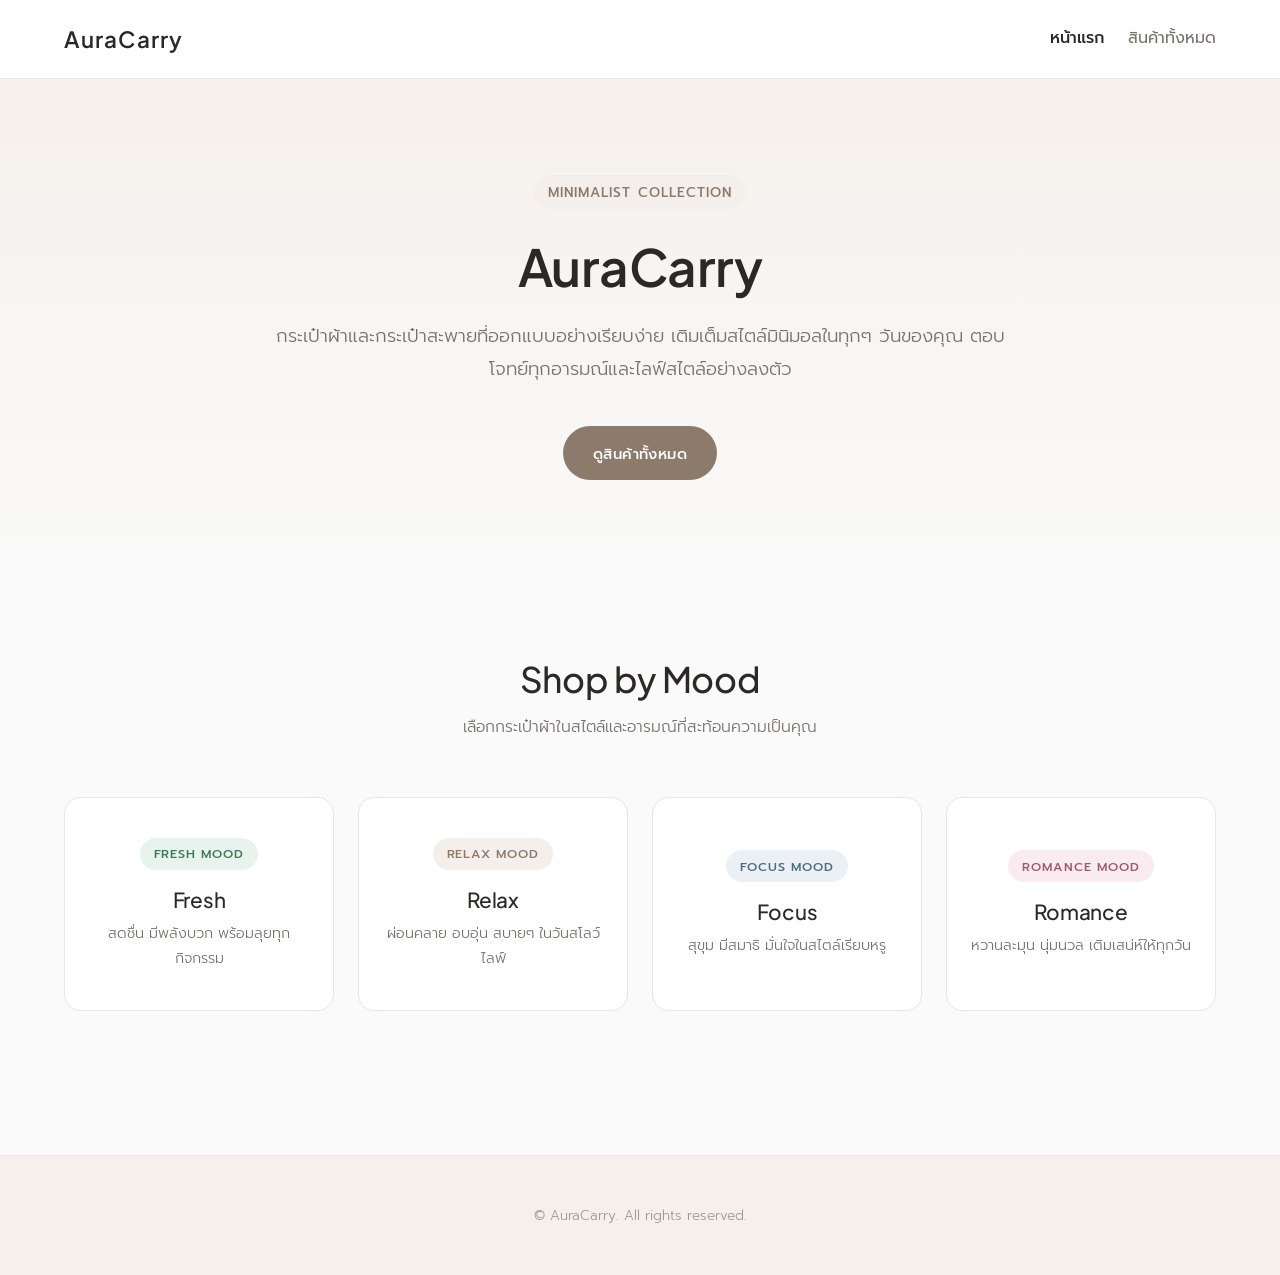
<file: index.html>
<!DOCTYPE html>
<html lang="th">
<head>
  <meta charset="UTF-8">
  <meta name="viewport" content="width=device-width, initial-scale=1.0">
  <title>AuraCarry | Minimalist Everyday Bags</title>
  <link rel="stylesheet" href="style.css">
</head>
<body>

  <!-- Navigation -->
  <nav style="background-color: var(--bg-card); border-bottom: 1px solid var(--border-light); padding: 1.25rem 0; position: sticky; top: 0; z-index: 100;">
    <div class="container" style="display: flex; justify-content: space-between; align-items: center;">
      <a href="index.html" style="font-family: var(--font-heading); font-size: 1.4rem; font-weight: 600; letter-spacing: 0.05em; color: var(--text-main);">AuraCarry</a>
      <div style="display: flex; gap: 1.5rem; align-items: center;">
        <a href="index.html" style="font-weight: 500;">หน้าแรก</a>
        <a href="product.html" style="color: var(--text-muted);">สินค้าทั้งหมด</a>
      </div>
    </div>
  </nav>

  <!-- Hero Section -->
  <section class="section-padding" style="background: linear-gradient(180deg, var(--bg-secondary) 0%, var(--bg-main) 100%); text-align: center; padding: 6rem 1rem;">
    <div class="container" style="max-width: 800px;">
      <span class="tag tag-relax" style="margin-bottom: 1.5rem; font-size: 0.85rem;">Minimalist Collection</span>
      <h1 style="margin-bottom: 1.25rem;">AuraCarry</h1>
      <p style="font-size: 1.15rem; color: var(--text-muted); margin-bottom: 2.5rem; line-height: 1.8;">
        กระเป๋าผ้าและกระเป๋าสะพายที่ออกแบบอย่างเรียบง่าย เติมเต็มสไตล์มินิมอลในทุกๆ วันของคุณ ตอบโจทย์ทุกอารมณ์และไลฟ์สไตล์อย่างลงตัว
      </p>
      <div style="display: flex; gap: 1rem; justify-content: center; flex-wrap: wrap;">
        <a href="product.html" class="btn btn-primary">ดูสินค้าทั้งหมด</a>
      </div>
    </div>
  </section>

  <!-- Mood Section -->
  <section class="section-padding">
    <div class="container">
      <div style="text-align: center; margin-bottom: 3.5rem;">
        <h2 style="margin-bottom: 0.75rem;">Shop by Mood</h2>
        <p>เลือกกระเป๋าผ้าในสไตล์และอารมณ์ที่สะท้อนความเป็นคุณ</p>
      </div>

      <div style="display: grid; grid-template-columns: repeat(auto-fit, minmax(240px, 1fr)); gap: 1.5rem;">
        
        <!-- Mood: Fresh -->
        <a href="product.html?mood=fresh" class="product-card" style="padding: 2.5rem 1.5rem; text-align: center; text-decoration: none; align-items: center; justify-content: center;">
          <span class="tag tag-fresh" style="margin-bottom: 1rem;">Fresh Mood</span>
          <h3 style="font-size: 1.3rem; margin-bottom: 0.5rem;">Fresh</h3>
          <p style="font-size: 0.9rem;">สดชื่น มีพลังบวก พร้อมลุยทุกกิจกรรม</p>
        </a>

        <!-- Mood: Relax -->
        <a href="product.html?mood=relax" class="product-card" style="padding: 2.5rem 1.5rem; text-align: center; text-decoration: none; align-items: center; justify-content: center;">
          <span class="tag tag-relax" style="margin-bottom: 1rem;">Relax Mood</span>
          <h3 style="font-size: 1.3rem; margin-bottom: 0.5rem;">Relax</h3>
          <p style="font-size: 0.9rem;">ผ่อนคลาย อบอุ่น สบายๆ ในวันสโลว์ไลฟ์</p>
        </a>

        <!-- Mood: Focus -->
        <a href="product.html?mood=focus" class="product-card" style="padding: 2.5rem 1.5rem; text-align: center; text-decoration: none; align-items: center; justify-content: center;">
          <span class="tag tag-focus" style="margin-bottom: 1rem;">Focus Mood</span>
          <h3 style="font-size: 1.3rem; margin-bottom: 0.5rem;">Focus</h3>
          <p style="font-size: 0.9rem;">สุขุม มีสมาธิ มั่นใจในสไตล์เรียบหรู</p>
        </a>

        <!-- Mood: Romance -->
        <a href="product.html?mood=romance" class="product-card" style="padding: 2.5rem 1.5rem; text-align: center; text-decoration: none; align-items: center; justify-content: center;">
          <span class="tag tag-romance" style="margin-bottom: 1rem;">Romance Mood</span>
          <h3 style="font-size: 1.3rem; margin-bottom: 0.5rem;">Romance</h3>
          <p style="font-size: 0.9rem;">หวานละมุน นุ่มนวล เติมเสน่ห์ให้ทุกวัน</p>
        </a>

      </div>
    </div>
  </section>

  <!-- Footer -->
  <footer style="background-color: var(--bg-secondary); border-top: 1px solid var(--border-light); padding: 3rem 0; text-align: center; margin-top: 4rem;">
    <div class="container">
      <p style="color: var(--text-light); font-size: 0.85rem;">&copy; AuraCarry. All rights reserved.</p>
    </div>
  </footer>

  <script src="script.js"></script>
</body>
</html>
</file>
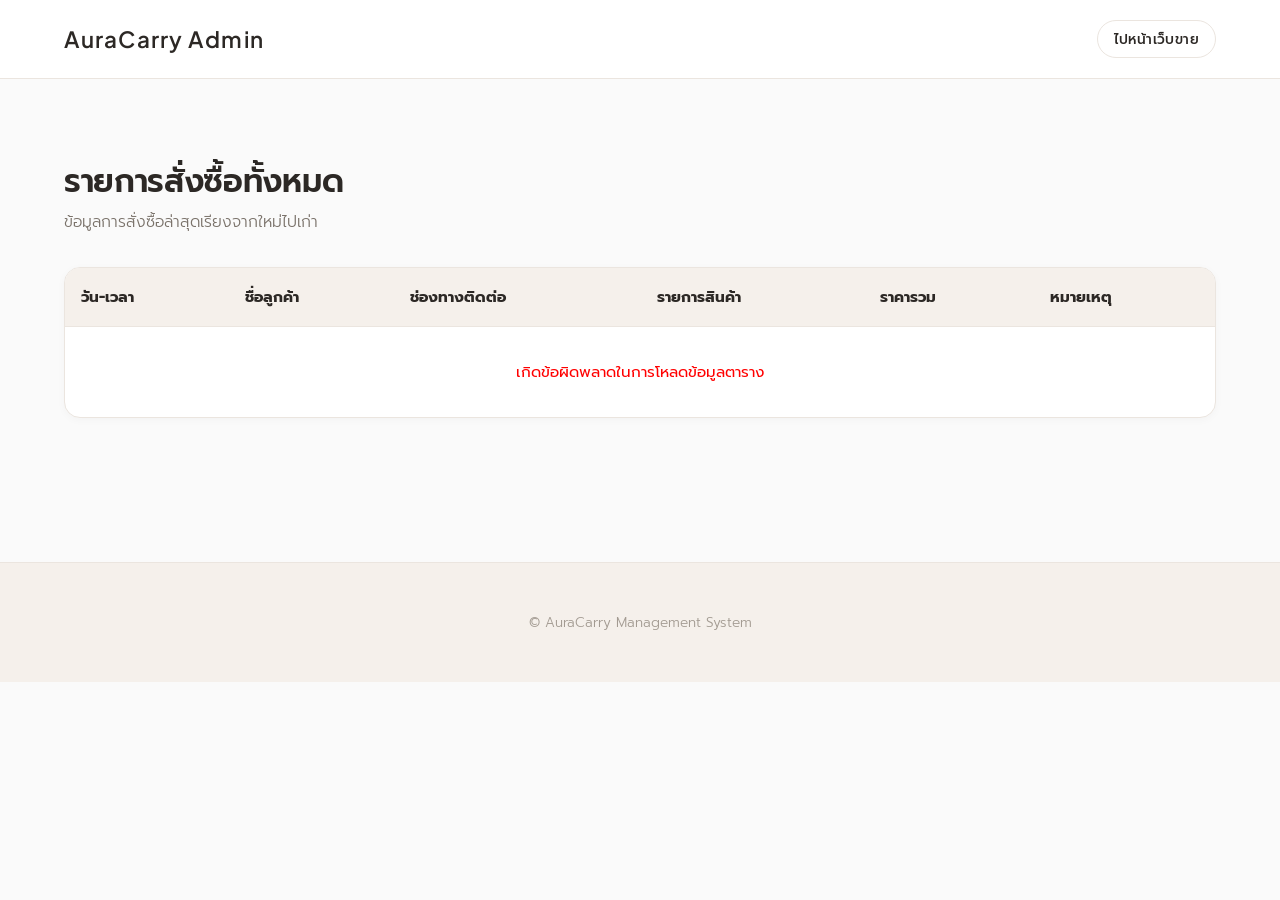
<file: admin.html>
<!DOCTYPE html>
<html lang="th">
<head>
  <meta charset="UTF-8">
  <meta name="viewport" content="width=device-width, initial-scale=1.0">
  <title>Admin Dashboard | AuraCarry</title>
  <link rel="stylesheet" href="style.css">
</head>
<body>

  <!-- Navigation -->
  <nav style="background-color: var(--bg-card); border-bottom: 1px solid var(--border-light); padding: 1.25rem 0;">
    <div class="container" style="display: flex; justify-content: space-between; align-items: center;">
      <a href="index.html" style="font-family: var(--font-heading); font-size: 1.4rem; font-weight: 600; letter-spacing: 0.05em; color: var(--text-main);">AuraCarry Admin</a>
      <a href="index.html" class="btn btn-outline" style="padding: 0.4rem 1rem; font-size: 0.85rem;">ไปหน้าเว็บขาย</a>
    </div>
  </nav>

  <!-- Admin Dashboard Section -->
  <section class="section-padding">
    <div class="container">
      <div style="margin-bottom: 2rem; display: flex; justify-content: space-between; align-items: center; flex-wrap: wrap; gap: 1rem;">
        <div>
          <h1 style="font-size: 2rem; margin-bottom: 0.5rem;">รายการสั่งซื้อทั้งหมด</h1>
          <p>ข้อมูลการสั่งซื้อล่าสุดเรียงจากใหม่ไปเก่า</p>
        </div>
      </div>

      <!-- Orders Table Container -->
      <div style="background-color: var(--bg-card); border: 1px solid var(--border-light); border-radius: var(--radius-md); overflow-x: auto; box-shadow: var(--shadow-sm);">
        <table id="ordersTable" style="width: 100%; border-collapse: collapse; text-align: left; font-size: 0.95rem;">
          <thead>
            <tr style="background-color: var(--bg-secondary); border-bottom: 1px solid var(--border-light); color: var(--text-main); font-weight: 500;">
              <th style="padding: 1rem;">วัน-เวลา</th>
              <th style="padding: 1rem;">ชื่อลูกค้า</th>
              <th style="padding: 1rem;">ช่องทางติดต่อ</th>
              <th style="padding: 1rem;">รายการสินค้า</th>
              <th style="padding: 1rem;">ราคารวม</th>
              <th style="padding: 1rem;">หมายเหตุ</th>
            </tr>
          </thead>
          <tbody>
            <!-- script.js will render rows here -->
          </tbody>
        </table>
      </div>
    </div>
  </section>

  <!-- Footer -->
  <footer style="background-color: var(--bg-secondary); border-top: 1px solid var(--border-light); padding: 3rem 0; text-align: center; margin-top: 4rem;">
    <div class="container">
      <p style="color: var(--text-light); font-size: 0.85rem;">&copy; AuraCarry Management System</p>
    </div>
  </footer>

  <script src="script.js"></script>
</body>
</html>
</file>
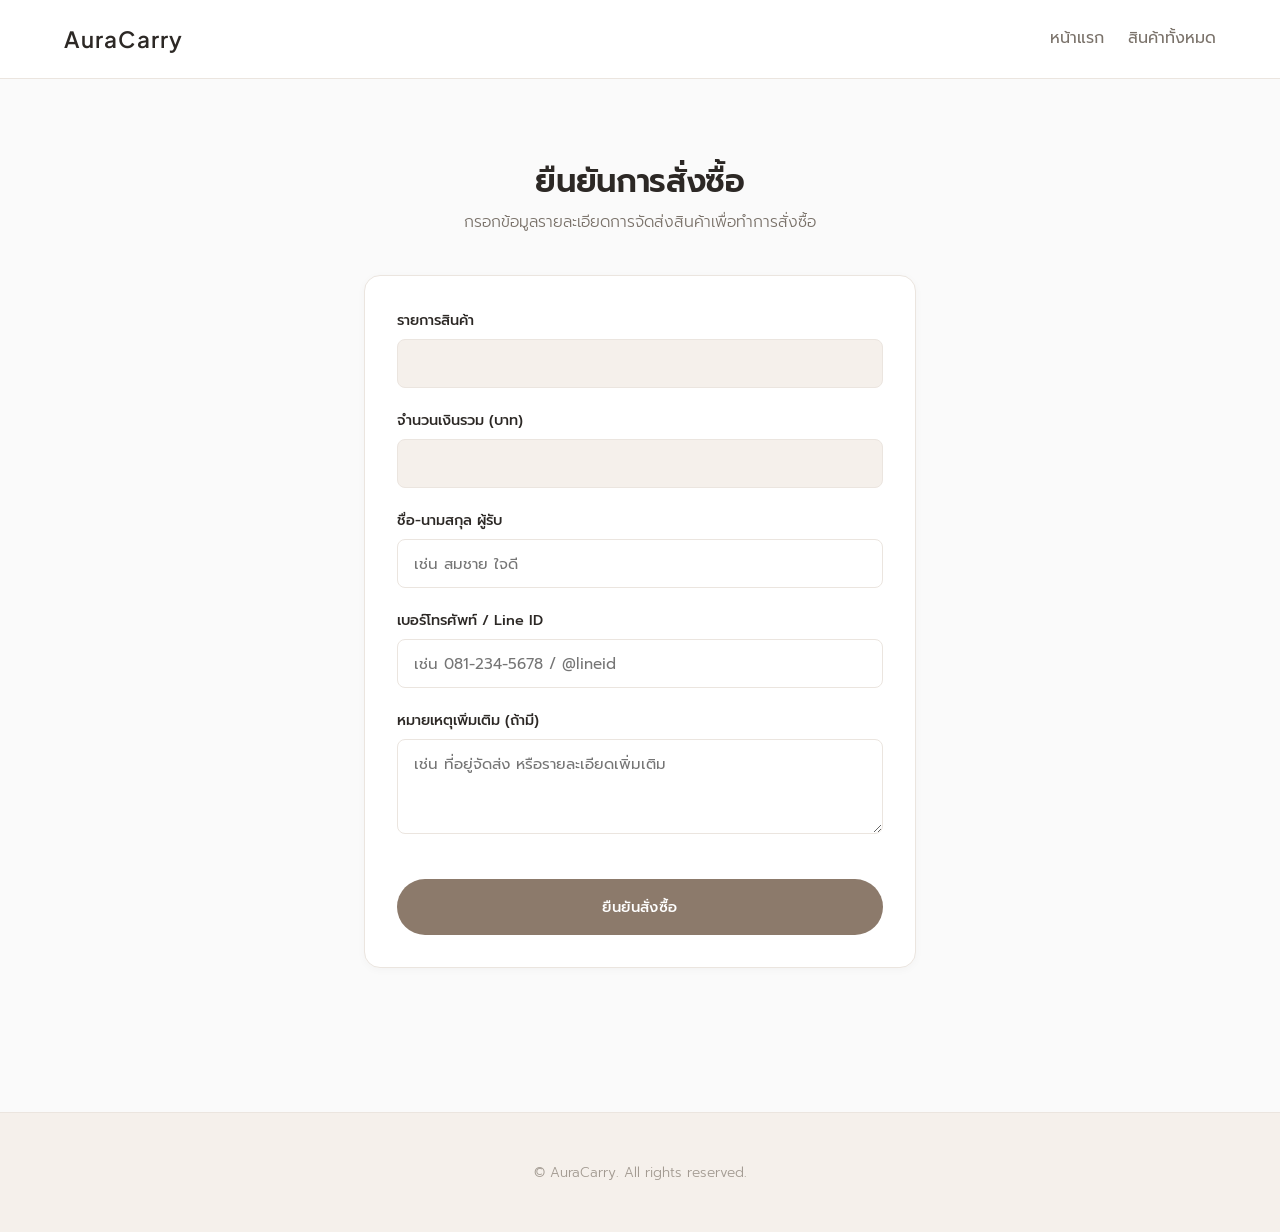
<file: order.html>
<!DOCTYPE html>
<html lang="th">
<head>
  <meta charset="UTF-8">
  <meta name="viewport" content="width=device-width, initial-scale=1.0">
  <title>สั่งซื้อสินค้า | AuraCarry</title>
  <link rel="stylesheet" href="style.css">
</head>
<body>

  <!-- Navigation -->
  <nav style="background-color: var(--bg-card); border-bottom: 1px solid var(--border-light); padding: 1.25rem 0; position: sticky; top: 0; z-index: 100;">
    <div class="container" style="display: flex; justify-content: space-between; align-items: center;">
      <a href="index.html" style="font-family: var(--font-heading); font-size: 1.4rem; font-weight: 600; letter-spacing: 0.05em; color: var(--text-main);">AuraCarry</a>
      <div style="display: flex; gap: 1.5rem; align-items: center;">
        <a href="index.html" style="color: var(--text-muted);">หน้าแรก</a>
        <a href="product.html" style="color: var(--text-muted);">สินค้าทั้งหมด</a>
      </div>
    </div>
  </nav>

  <!-- Order Section -->
  <section class="section-padding">
    <div class="container" style="max-width: 600px;">
      <div style="text-align: center; margin-bottom: 2.5rem;">
        <h1 style="margin-bottom: 0.5rem; font-size: 2rem;">ยืนยันการสั่งซื้อ</h1>
        <p>กรอกข้อมูลรายละเอียดการจัดส่งสินค้าเพื่อทำการสั่งซื้อ</p>
      </div>

      <div style="background-color: var(--bg-card); border: 1px solid var(--border-light); border-radius: var(--radius-md); padding: 2rem; box-shadow: var(--shadow-sm);">
        <form id="orderForm" style="display: flex; flex-direction: column; gap: 1.25rem;">
          
          <div>
            <label for="items" style="display: block; font-weight: 500; margin-bottom: 0.4rem; font-size: 0.9rem;">รายการสินค้า</label>
            <input type="text" id="items" required style="width: 100%; padding: 0.75rem 1rem; border: 1px solid var(--border-light); border-radius: var(--radius-sm); font-family: inherit; font-size: 0.95rem; background-color: var(--bg-secondary);">
          </div>

          <div>
            <label for="total" style="display: block; font-weight: 500; margin-bottom: 0.4rem; font-size: 0.9rem;">จำนวนเงินรวม (บาท)</label>
            <input type="text" id="total" required style="width: 100%; padding: 0.75rem 1rem; border: 1px solid var(--border-light); border-radius: var(--radius-sm); font-family: inherit; font-size: 0.95rem; background-color: var(--bg-secondary);">
          </div>

          <div>
            <label for="customerName" style="display: block; font-weight: 500; margin-bottom: 0.4rem; font-size: 0.9rem;">ชื่อ-นามสกุล ผู้รับ</label>
            <input type="text" id="customerName" placeholder="เช่น สมชาย ใจดี" required style="width: 100%; padding: 0.75rem 1rem; border: 1px solid var(--border-light); border-radius: var(--radius-sm); font-family: inherit; font-size: 0.95rem;">
          </div>

          <div>
            <label for="contact" style="display: block; font-weight: 500; margin-bottom: 0.4rem; font-size: 0.9rem;">เบอร์โทรศัพท์ / Line ID</label>
            <input type="text" id="contact" placeholder="เช่น 081-234-5678 / @lineid" required style="width: 100%; padding: 0.75rem 1rem; border: 1px solid var(--border-light); border-radius: var(--radius-sm); font-family: inherit; font-size: 0.95rem;">
          </div>

          <div>
            <label for="note" style="display: block; font-weight: 500; margin-bottom: 0.4rem; font-size: 0.9rem;">หมายเหตุเพิ่มเติม (ถ้ามี)</label>
            <textarea id="note" rows="3" placeholder="เช่น ที่อยู่จัดส่ง หรือรายละเอียดเพิ่มเติม" style="width: 100%; padding: 0.75rem 1rem; border: 1px solid var(--border-light); border-radius: var(--radius-sm); font-family: inherit; font-size: 0.95rem; resize: vertical;"></textarea>
          </div>

          <button type="submit" class="btn btn-primary" style="margin-top: 1rem; width: 100%; padding: 1rem;">ยืนยันสั่งซื้อ</button>
        </form>
      </div>
    </div>
  </section>

  <!-- Footer -->
  <footer style="background-color: var(--bg-secondary); border-top: 1px solid var(--border-light); padding: 3rem 0; text-align: center; margin-top: 4rem;">
    <div class="container">
      <p style="color: var(--text-light); font-size: 0.85rem;">&copy; AuraCarry. All rights reserved.</p>
    </div>
  </footer>

  <script src="script.js"></script>
</body>
</html>
</file>
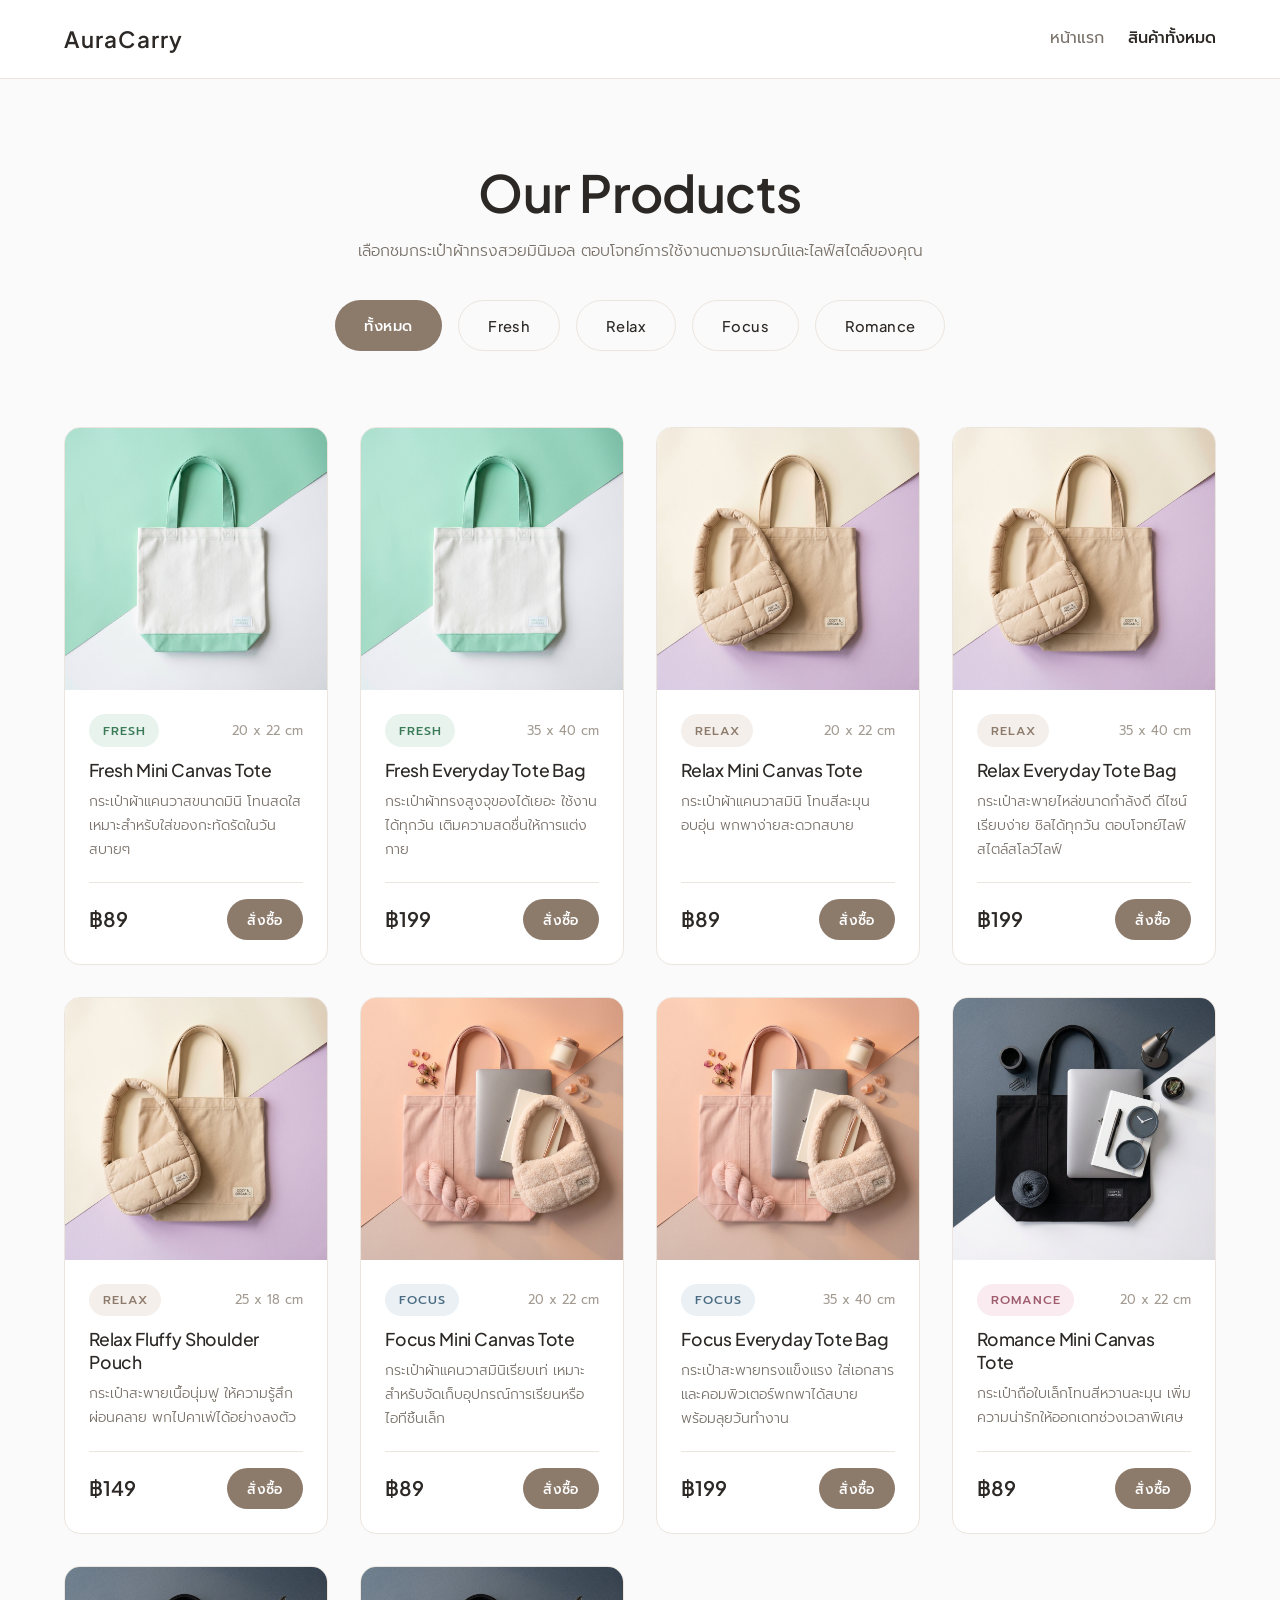
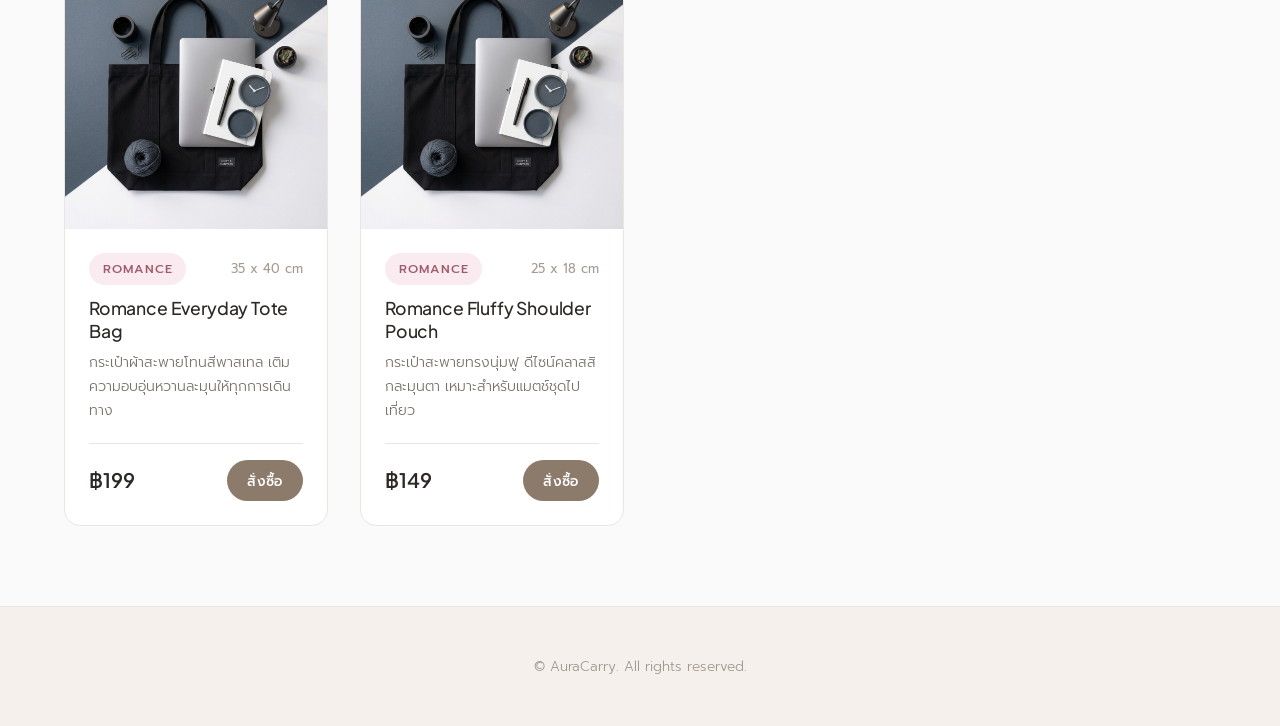
<file: product.html>
<!DOCTYPE html>
<html lang="th">
<head>
  <meta charset="UTF-8">
  <meta name="viewport" content="width=device-width, initial-scale=1.0">
  <title>สินค้าทั้งหมด | AuraCarry</title>
  <link rel="stylesheet" href="style.css">
</head>
<body>

  <!-- Navigation -->
  <nav style="background-color: var(--bg-card); border-bottom: 1px solid var(--border-light); padding: 1.25rem 0; position: sticky; top: 0; z-index: 100;">
    <div class="container" style="display: flex; justify-content: space-between; align-items: center;">
      <a href="index.html" style="font-family: var(--font-heading); font-size: 1.4rem; font-weight: 600; letter-spacing: 0.05em; color: var(--text-main);">AuraCarry</a>
      <div style="display: flex; gap: 1.5rem; align-items: center;">
        <a href="index.html" style="color: var(--text-muted);">หน้าแรก</a>
        <a href="product.html" style="font-weight: 500;">สินค้าทั้งหมด</a>
      </div>
    </div>
  </nav>

  <!-- Header Section -->
  <section class="section-padding" style="padding-bottom: 2rem;">
    <div class="container" style="text-align: center;">
      <h1 style="margin-bottom: 0.75rem;">Our Products</h1>
      <p style="max-width: 600px; margin: 0 auto 2rem;">เลือกชมกระเป๋าผ้าทรงสวยมินิมอล ตอบโจทย์การใช้งานตามอารมณ์และไลฟ์สไตล์ของคุณ</p>
      
      <!-- Filter Bar Element -->
      <div id="filter-bar" style="display: flex; justify-content: center; flex-wrap: wrap; gap: 0.5rem; margin-top: 1.5rem;"></div>
    </div>
  </section>

  <!-- Products Grid Section -->
  <section style="padding-bottom: 5rem;">
    <div class="container">
      <!-- Product List Element (script.js renders here) -->
      <div id="product-list" class="products-grid"></div>
    </div>
  </section>

  <!-- Footer -->
  <footer style="background-color: var(--bg-secondary); border-top: 1px solid var(--border-light); padding: 3rem 0; text-align: center;">
    <div class="container">
      <p style="color: var(--text-light); font-size: 0.85rem;">&copy; AuraCarry. All rights reserved.</p>
    </div>
  </footer>

  <script src="script.js"></script>
</body>
</html>
</file>
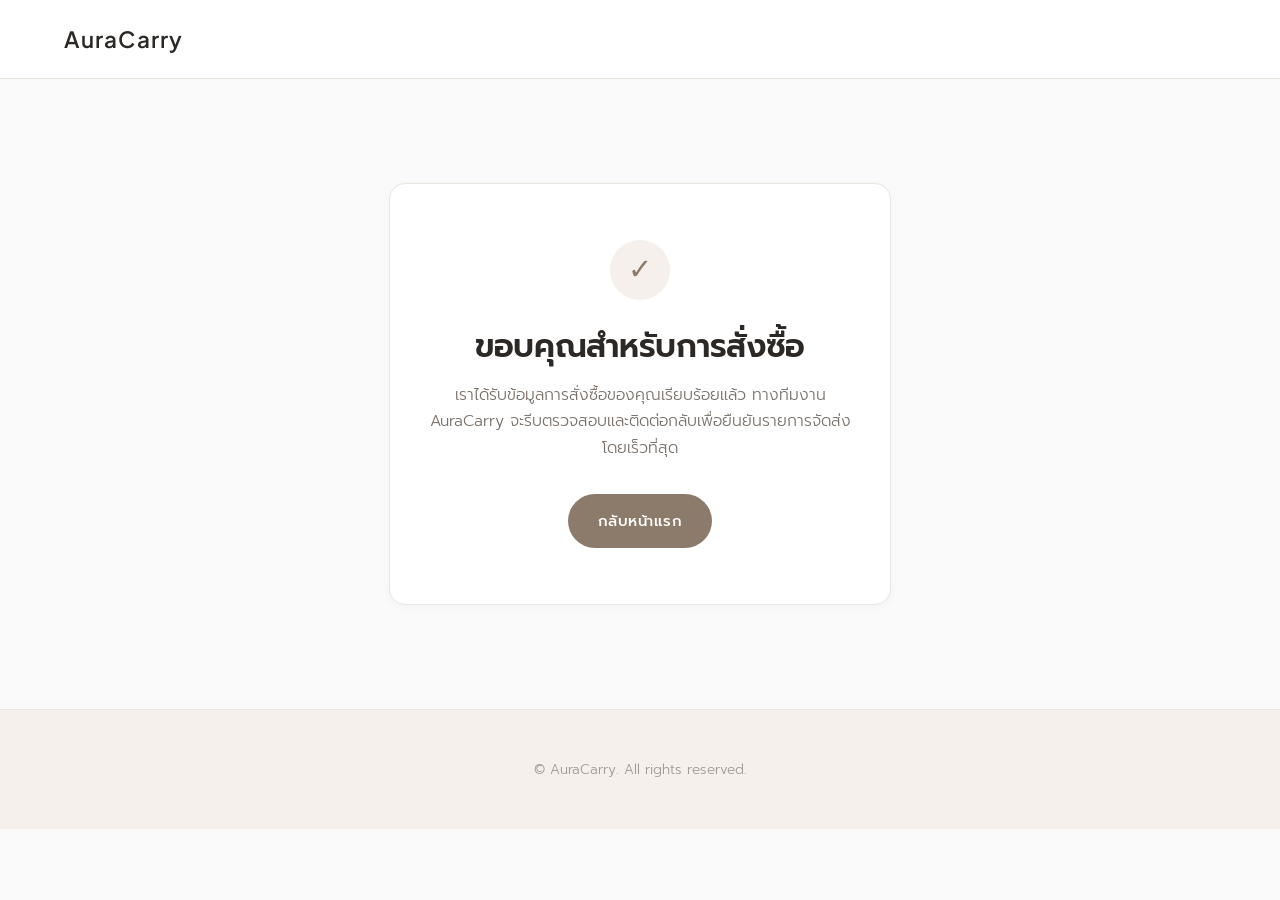
<file: thankyou.html>
<!DOCTYPE html>
<html lang="th">
<head>
  <meta charset="UTF-8">
  <meta name="viewport" content="width=device-width, initial-scale=1.0">
  <title>ขอบคุณสำหรับการสั่งซื้อ | AuraCarry</title>
  <link rel="stylesheet" href="style.css">
</head>
<body>

  <!-- Navigation -->
  <nav style="background-color: var(--bg-card); border-bottom: 1px solid var(--border-light); padding: 1.25rem 0;">
    <div class="container" style="display: flex; justify-content: space-between; align-items: center;">
      <a href="index.html" style="font-family: var(--font-heading); font-size: 1.4rem; font-weight: 600; letter-spacing: 0.05em; color: var(--text-main);">AuraCarry</a>
    </div>
  </nav>

  <!-- Thank You Content -->
  <section class="section-padding" style="min-height: 70vh; display: flex; align-items: center; justify-content: center; text-align: center;">
    <div class="container" style="max-width: 550px;">
      <div style="background-color: var(--bg-card); border: 1px solid var(--border-light); border-radius: var(--radius-md); padding: 3.5rem 2rem; box-shadow: var(--shadow-sm);">
        <div style="width: 60px; height: 60px; background-color: var(--bg-secondary); color: var(--color-primary); border-radius: 50%; display: flex; align-items: center; justify-content: center; margin: 0 auto 1.5rem; font-size: 1.8rem;">✓</div>
        <h1 style="font-size: 2rem; margin-bottom: 1rem;">ขอบคุณสำหรับการสั่งซื้อ</h1>
        <p style="margin-bottom: 2rem; color: var(--text-muted); line-height: 1.7;">
          เราได้รับข้อมูลการสั่งซื้อของคุณเรียบร้อยแล้ว ทางทีมงาน AuraCarry จะรีบตรวจสอบและติดต่อกลับเพื่อยืนยันรายการจัดส่งโดยเร็วที่สุด
        </p>
        <a href="index.html" class="btn btn-primary">กลับหน้าแรก</a>
      </div>
    </div>
  </section>

  <!-- Footer -->
  <footer style="background-color: var(--bg-secondary); border-top: 1px solid var(--border-light); padding: 3rem 0; text-align: center;">
    <div class="container">
      <p style="color: var(--text-light); font-size: 0.85rem;">&copy; AuraCarry. All rights reserved.</p>
    </div>
  </footer>

  <script src="script.js"></script>
</body>
</html>
</file>
<file: style.css>
/* ==========================================================================
   AuraCarry - Premium Minimalist Stylesheet
   Color Palette: White, Cream, Warm Beige, Muted Gold/Earth Tone Accents
   ========================================================================== */

@import url('https://fonts.googleapis.com/css2?family=Plus+Jakarta+Sans:wght@300;400;500;600&family=Prompt:wght@300;400;500;600&display=swap');

:root {
  /* Color Palette */
  --bg-main: #FAFAFAF8;
  --bg-secondary: #F5F0EB;
  --bg-card: #FFFFFF;
  --bg-accent-subtle: #EFE8E0;
  
  --text-main: #2C2825;
  --text-muted: #7A726A;
  --text-light: #A39B92;
  
  --color-primary: #8C7A6B; /* Warm Deep Beige / Taupe */
  --color-primary-hover: #736254;
  --color-accent: #C5A880; /* Soft Gold Accent */
  
  --border-light: #EBE5DF;
  --border-focus: #C5A880;

  /* Typography */
  --font-heading: 'Plus Jakarta Sans', 'Prompt', sans-serif;
  --font-body: 'Prompt', 'Plus Jakarta Sans', sans-serif;

  /* Elevation / Shadows */
  --shadow-sm: 0 2px 8px rgba(44, 40, 37, 0.03);
  --shadow-md: 0 8px 24px rgba(44, 40, 37, 0.06);
  --shadow-hover: 0 12px 32px rgba(44, 40, 37, 0.09);

  /* Spacing */
  --radius-sm: 8px;
  --radius-md: 16px;
  --radius-lg: 24px;
  --radius-pill: 999px;
  
  --transition-fast: 0.2s ease;
  --transition-smooth: 0.35s cubic-bezier(0.16, 1, 0.3, 1);
}

/* Reset & Base Styles */
*, *::before, *::after {
  box-sizing: border-box;
  margin: 0;
  padding: 0;
}

html {
  scroll-behavior: smooth;
  font-size: 16px;
}

body {
  font-family: var(--font-body);
  background-color: var(--bg-main);
  color: var(--text-main);
  line-height: 1.7;
  -webkit-font-smoothing: antialiased;
  -moz-osx-font-smoothing: grayscale;
}

/* Typography */
h1, h2, h3, h4, h5, h6 {
  font-family: var(--font-heading);
  font-weight: 500;
  color: var(--text-main);
  line-height: 1.3;
  letter-spacing: -0.01em;
}

h1 { font-size: clamp(2rem, 4vw, 3.2rem); font-weight: 600; }
h2 { font-size: clamp(1.5rem, 3vw, 2.2rem); }
h3 { font-size: clamp(1.2rem, 2vw, 1.5rem); }

p {
  color: var(--text-muted);
  font-size: 0.98rem;
  font-weight: 300;
}

a {
  color: inherit;
  text-decoration: none;
  transition: color var(--transition-fast);
}

img {
  max-width: 100%;
  height: auto;
  display: block;
}

/* Container & Layout Helpers */
.container {
  width: 100%;
  max-width: 1200px;
  margin: 0 auto;
  padding: 0 1.5rem;
}

.section-padding {
  padding: 5rem 0;
}

/* Buttons */
.btn {
  display: inline-flex;
  align-items: center;
  justify-content: center;
  padding: 0.85rem 1.8rem;
  font-family: var(--font-heading);
  font-size: 0.92rem;
  font-weight: 500;
  letter-spacing: 0.03em;
  border-radius: var(--radius-pill);
  border: 1px solid transparent;
  cursor: pointer;
  transition: all var(--transition-smooth);
}

.btn-primary {
  background-color: var(--color-primary);
  color: #FFFFFF;
}

.btn-primary:hover {
  background-color: var(--color-primary-hover);
  transform: translateY(-2px);
  box-shadow: var(--shadow-md);
}

.btn-outline {
  background-color: transparent;
  border-color: var(--border-light);
  color: var(--text-main);
}

.btn-outline:hover {
  border-color: var(--color-primary);
  background-color: var(--bg-secondary);
}

/* Badge / Tags */
.tag {
  display: inline-block;
  padding: 0.35rem 0.85rem;
  font-size: 0.78rem;
  text-transform: uppercase;
  letter-spacing: 0.08em;
  border-radius: var(--radius-pill);
  background-color: var(--bg-secondary);
  color: var(--color-primary);
  font-weight: 500;
}

/* Mood Specific Tag Accents */
.tag-fresh { background-color: #E8F3EE; color: #3B7A57; }
.tag-relax { background-color: #F5EFEB; color: #8C7A6B; }
.tag-focus { background-color: #EBF0F5; color: #4A6B82; }
.tag-romance { background-color: #F9EBEF; color: #9E5B6D; }

/* Product Cards Grid System */
.products-grid {
  display: grid;
  grid-template-columns: repeat(auto-fill, minmax(260px, 1fr));
  gap: 2rem;
  margin-top: 2.5rem;
}

/* Card Component */
.product-card {
  background-color: var(--bg-card);
  border-radius: var(--radius-md);
  border: 1px solid var(--border-light);
  overflow: hidden;
  transition: all var(--transition-smooth);
  display: flex;
  flex-direction: column;
}

.product-card:hover {
  transform: translateY(-6px);
  box-shadow: var(--shadow-hover);
  border-color: transparent;
}

.product-card__image-wrap {
  position: relative;
  width: 100%;
  padding-top: 100%; /* 1:1 Aspect Ratio */
  background-color: var(--bg-secondary);
  overflow: hidden;
}

.product-card__image {
  position: absolute;
  top: 0;
  left: 0;
  width: 100%;
  height: 100%;
  object-fit: cover;
  transition: transform 0.6s cubic-bezier(0.16, 1, 0.3, 1);
}

.product-card:hover .product-card__image {
  transform: scale(1.05);
}

.product-card__body {
  padding: 1.5rem;
  display: flex;
  flex-direction: column;
  flex-grow: 1;
}

.product-card__meta {
  display: flex;
  align-items: center;
  justify-content: space-between;
  margin-bottom: 0.75rem;
}

.product-card__title {
  font-size: 1.1rem;
  font-weight: 500;
  margin-bottom: 0.5rem;
  color: var(--text-main);
}

.product-card__desc {
  font-size: 0.88rem;
  color: var(--text-muted);
  margin-bottom: 1.25rem;
  flex-grow: 1;
}

.product-card__footer {
  display: flex;
  align-items: center;
  justify-content: space-between;
  padding-top: 1rem;
  border-top: 1px solid var(--border-light);
}

.product-card__price {
  font-family: var(--font-heading);
  font-size: 1.25rem;
  font-weight: 600;
  color: var(--text-main);
}

/* Media Queries / Responsive Adjustments */
@media (max-width: 768px) {
  .section-padding {
    padding: 3rem 0;
  }
  
  .products-grid {
    grid-template-columns: repeat(auto-fill, minmax(220px, 1fr));
    gap: 1.25rem;
  }
  
  .product-card__body {
    padding: 1.15rem;
  }
}

@media (max-width: 480px) {
  .products-grid {
    grid-template-columns: 1fr;
  }
}
</file>
